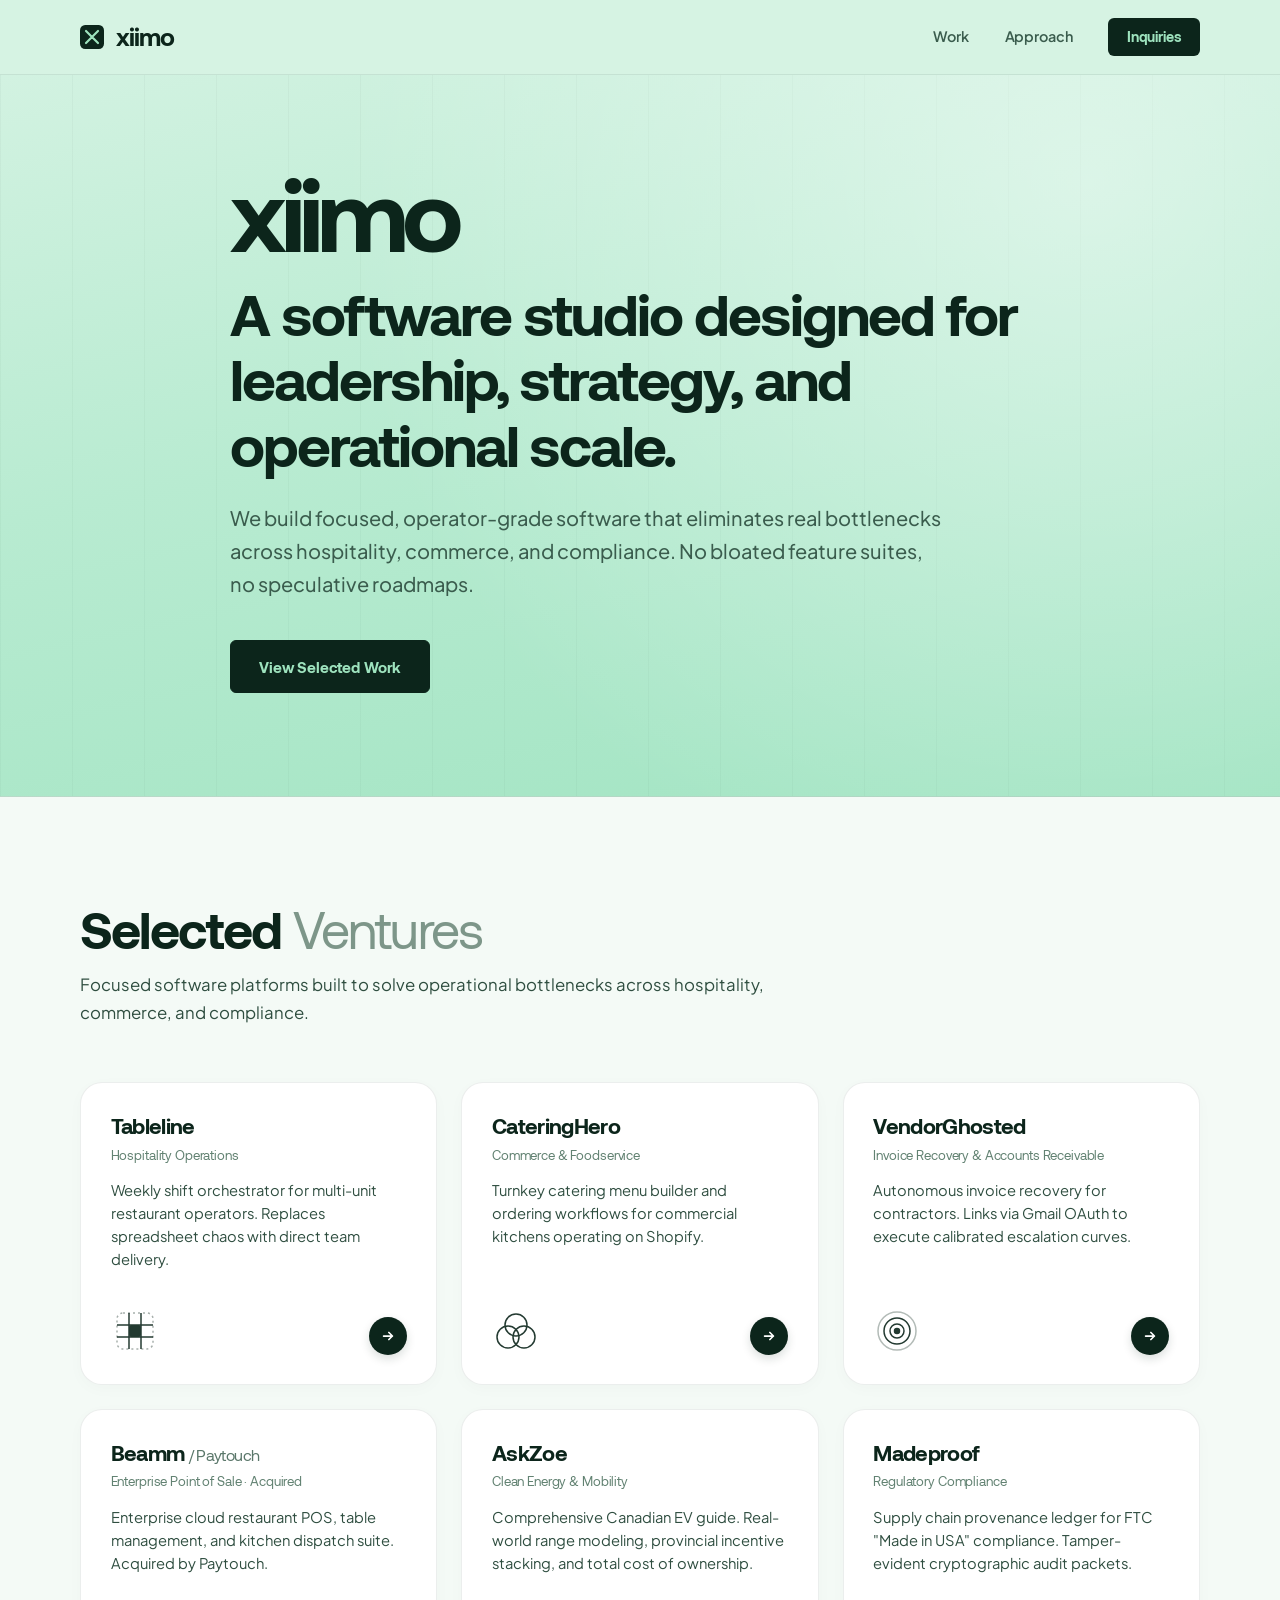
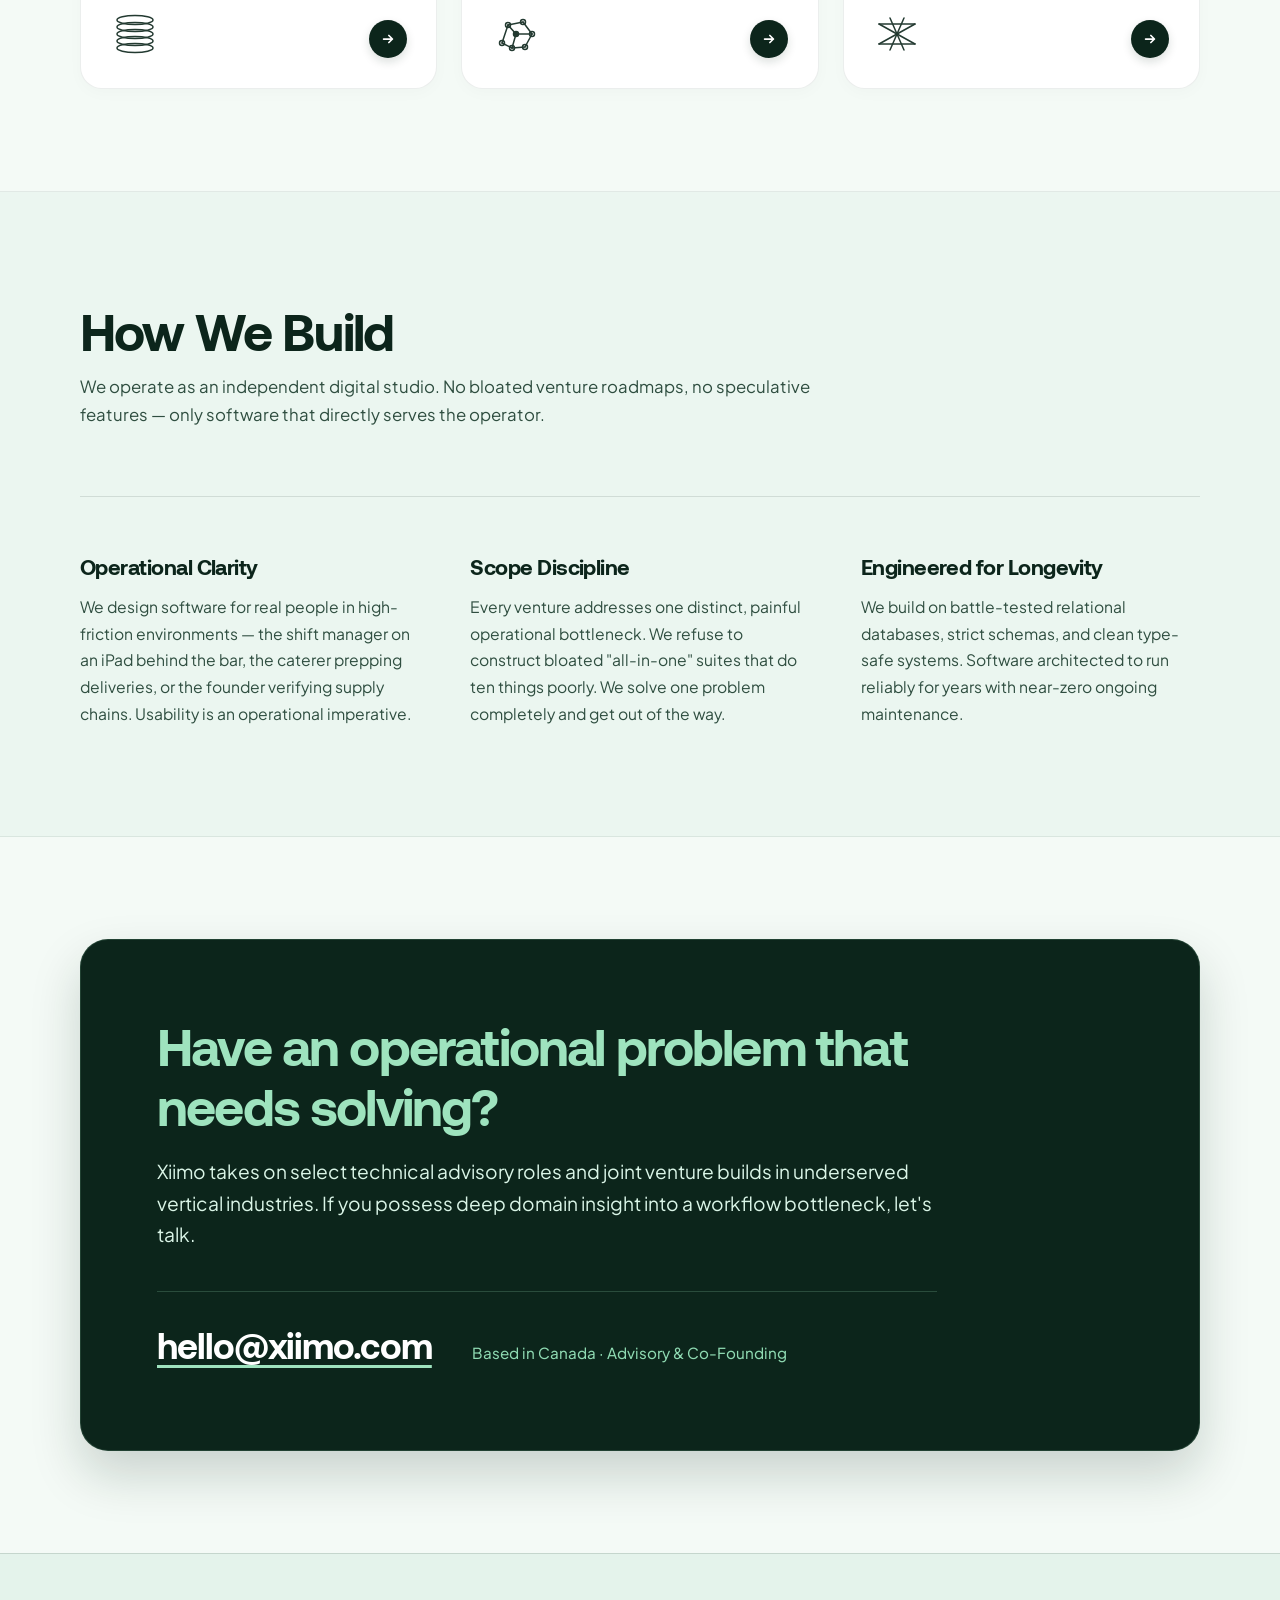
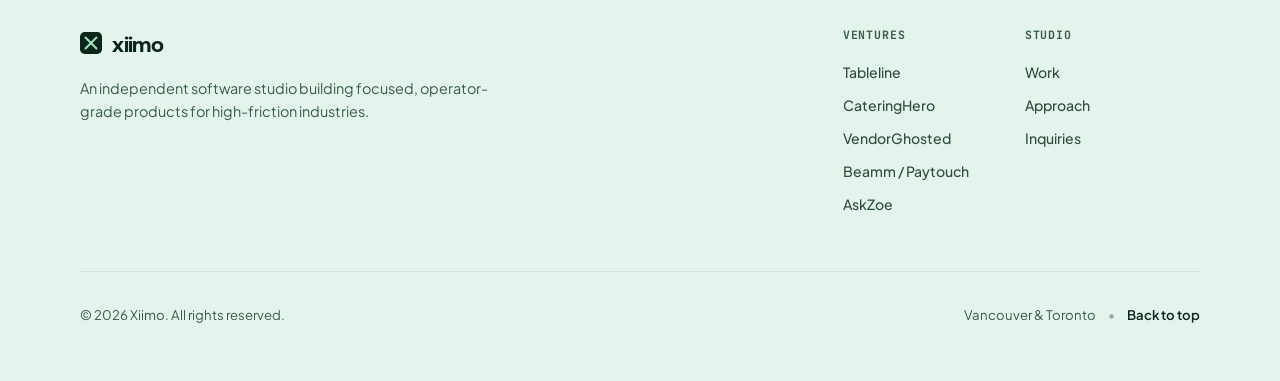
<file: index.html>
<!DOCTYPE html>
<html lang="en">
<head>
  <meta charset="UTF-8" />
  <meta name="viewport" content="width=device-width, initial-scale=1.0" />
  <title>Xiimo — Software Studio for Strategy, Operations &amp; Scale</title>
  <meta name="description" content="Xiimo is a modern software studio built around clarity, trust, and long-term growth. We engineer focused, operator-grade products across hospitality, commerce, and compliance." />
  <meta name="author" content="Xiimo Studio" />
  <link rel="canonical" href="https://xiimo.com/" />

  <!-- Open Graph -->
  <meta property="og:type" content="website" />
  <meta property="og:url" content="https://xiimo.com/" />
  <meta property="og:title" content="Xiimo — Software Studio" />
  <meta property="og:description" content="A modern software studio built around clarity, trust, and long-term growth. Shipped ventures in hospitality, commerce, and compliance." />
  <meta property="og:image" content="https://xiimo.com/og-image.png" />
  <meta property="og:site_name" content="Xiimo" />

  <!-- Twitter Card -->
  <meta name="twitter:card" content="summary_large_image" />
  <meta name="twitter:title" content="Xiimo — Software Studio" />
  <meta name="twitter:description" content="A modern software studio built around clarity, trust, and long-term growth." />
  <meta name="twitter:image" content="https://xiimo.com/og-image.png" />

  <!-- Favicon -->
  <link rel="icon" type="image/svg+xml" href="/favicon.svg" />
  <link rel="alternate icon" href="/favicon.ico" />

  <!-- Self-Hosted Typography: Aeonik Preloads -->
  <link rel="preload" href="/fonts/Aeonik-Bold.woff2" as="font" type="font/woff2" crossorigin />
  <link rel="preload" href="/fonts/Aeonik-Regular.woff2" as="font" type="font/woff2" crossorigin />

  <!-- Typography: Plus Jakarta Sans (Body) + JetBrains Mono (Technical) -->
  <link rel="preconnect" href="https://fonts.googleapis.com" />
  <link rel="preconnect" href="https://fonts.gstatic.com" crossorigin />
  <link href="https://fonts.googleapis.com/css2?family=JetBrains+Mono:wght@400;500&family=Plus+Jakarta+Sans:wght@400;500;600;700&display=swap" rel="stylesheet" />

  <!-- Stylesheet -->
  <link rel="stylesheet" href="/style.css" />

  <!-- Structured Data (JSON-LD) for SEO -->
  <script type="application/ld+json">
  {
    "@context": "https://schema.org",
    "@graph": [
      {
        "@type": "Organization",
        "@id": "https://xiimo.com/#organization",
        "name": "Xiimo",
        "url": "https://xiimo.com/",
        "logo": "https://xiimo.com/favicon.svg",
        "email": "hello@xiimo.com",
        "description": "A modern software studio designed for leadership, strategy, and innovation-driven organizations.",
        "foundingLocation": "Canada"
      },
      {
        "@type": "WebSite",
        "@id": "https://xiimo.com/#website",
        "url": "https://xiimo.com/",
        "name": "Xiimo",
        "publisher": {
          "@id": "https://xiimo.com/#organization"
        }
      },
      {
        "@type": "ItemList",
        "name": "Shipped Products & Ventures",
        "itemListElement": [
          {
            "@type": "SoftwareApplication",
            "name": "Tableline",
            "url": "https://tableline.xiimo.com",
            "applicationCategory": "BusinessApplication",
            "description": "Staff scheduling and availability platform for restaurant operators."
          },
          {
            "@type": "SoftwareApplication",
            "name": "CateringHero",
            "url": "https://cateringhero.xiimo.com",
            "applicationCategory": "BusinessApplication",
            "description": "Catering menus and custom order workflows on Shopify."
          },
          {
            "@type": "SoftwareApplication",
            "name": "VendorGhosted",
            "url": "https://vendorghosted.com",
            "applicationCategory": "BusinessApplication",
            "description": "Automated invoice chasing via Gmail OAuth for independent contractors."
          },
          {
            "@type": "SoftwareApplication",
            "name": "Beamm / Paytouch",
            "url": "https://trynestor.com",
            "applicationCategory": "BusinessApplication",
            "description": "Cloud restaurant point of sale and hospitality management platform. Acquired."
          },
          {
            "@type": "SoftwareApplication",
            "name": "AskZoe",
            "url": "https://askzoe.ca",
            "applicationCategory": "UtilityApplication",
            "description": "National EV purchase, range, and incentive discovery guide for Canada, powered by Kord Mobility."
          },
          {
            "@type": "SoftwareApplication",
            "name": "Madeproof",
            "url": "https://xiimo.com/#ventures",
            "applicationCategory": "BusinessApplication",
            "description": "FTC Made in USA compliance and supply chain verification ledger."
          }
        ]
      }
    ]
  }
  </script>
</head>
<body>

  <!-- Navigation -->
  <header class="site-header" id="top">
    <div class="header-inner container">
      <a href="#top" class="brand" aria-label="Xiimo home">
        <span class="brand-monogram">
          <svg width="24" height="24" viewBox="0 0 28 28" fill="none">
            <rect width="28" height="28" rx="6" fill="#0c251b"/>
            <path d="M7 7L14 14M14 14L21 21M14 14L21 7M14 14L7 21" stroke="#9ee3be" stroke-width="2.5" stroke-linecap="round"/>
          </svg>
        </span>
        <span class="brand-wordmark">xiimo</span>
      </a>

      <nav class="desktop-nav" aria-label="Main Navigation">
        <a href="#ventures" class="nav-link">Work</a>
        <a href="#philosophy" class="nav-link">Approach</a>
        <a href="#inquiries" class="nav-cta">Inquiries</a>
      </nav>

      <button class="mobile-toggle" id="menuToggle" aria-label="Toggle navigation menu" aria-expanded="false" aria-controls="mobileDrawer">
        <span></span>
        <span></span>
      </button>
    </div>

    <!-- Mobile Drawer -->
    <div class="mobile-drawer" id="mobileDrawer" aria-hidden="true">
      <nav class="mobile-nav-links">
        <a href="#ventures" class="mobile-nav-item">Work</a>
        <a href="#philosophy" class="mobile-nav-item">Approach</a>
        <a href="#inquiries" class="mobile-nav-item">Inquiries</a>
      </nav>
      <div class="mobile-drawer-contact">
        <span class="label">Direct Inquiries</span>
        <a href="mailto:hello@xiimo.com" class="email">hello@xiimo.com</a>
      </div>
    </div>
  </header>

  <main id="main-content">

    <!-- Hero Showcase: Fresh Luminous Mint & Forest Green Editorial Canvas -->
    <section class="hero-canvas">
      <div class="container hero-container">
        
        <div class="hero-content">
          <div class="hero-brand-headline">
            <span class="studio-mark">xiimo</span>
          </div>

          <h1 class="hero-statement">
            A software studio designed for leadership, strategy, and operational scale.
          </h1>

          <p class="hero-subtext">
            We build focused, operator-grade software that eliminates real bottlenecks across hospitality, commerce, and compliance. No bloated feature suites, no speculative roadmaps.
          </p>

          <div class="hero-actions">
            <a href="#ventures" class="btn btn-dark">
              <span>View Selected Work</span>
            </a>
          </div>
        </div>

      </div>
    </section>

    <!-- Ventures Section (Tight 3x2 Grid Inspired by Modern Fintech / Web3 Portfolio) -->
    <section class="ventures-section" id="ventures" aria-labelledby="ventures-heading">
      <div class="container">

        <div class="lead-title-row">
          <div class="section-lead">
            <h2 id="ventures-heading" class="lead-title">
              <span class="title-bold">Selected</span> <span class="title-muted">Ventures</span>
            </h2>
            <p class="lead-desc">
              Focused software platforms built to solve operational bottlenecks across hospitality, commerce, and compliance.
            </p>
          </div>
        </div>

        <div class="ventures-grid">

          <!-- Tableline -->
          <article class="venture-card">
            <div class="venture-card-inner">
              <div class="venture-card-top">
                <h3 class="venture-name">Tableline</h3>
                <span class="venture-subtitle">Hospitality Operations</span>
              </div>
              <p class="venture-summary">
                Weekly shift orchestrator for multi-unit restaurant operators. Replaces spreadsheet chaos with direct team delivery.
              </p>
              <div class="venture-card-bottom">
                <div class="venture-geometric-mark" aria-hidden="true">
                  <svg width="48" height="48" viewBox="0 0 48 48" fill="none" stroke="#0c251b" stroke-width="1.5">
                    <rect x="6" y="6" width="36" height="36" rx="6" stroke-dasharray="2 3" opacity="0.4"/>
                    <line x1="6" y1="18" x2="42" y2="18"/>
                    <line x1="6" y1="30" x2="42" y2="30"/>
                    <line x1="18" y1="6" x2="18" y2="42"/>
                    <line x1="30" y1="6" x2="30" y2="42"/>
                    <rect x="18" y="18" width="12" height="12" rx="2" fill="#0c251b" stroke="none"/>
                  </svg>
                </div>
                <a href="https://tableline.xiimo.com" target="_blank" rel="noopener noreferrer" class="venture-action-btn" aria-label="Visit Tableline (opens in new tab)">
                  <svg width="14" height="14" viewBox="0 0 16 16" fill="none" stroke="currentColor" stroke-width="2" stroke-linecap="round" stroke-linejoin="round">
                    <path d="M3 8h10M9 4l4 4-4 4"/>
                  </svg>
                </a>
              </div>
            </div>
          </article>

          <!-- CateringHero -->
          <article class="venture-card">
            <div class="venture-card-inner">
              <div class="venture-card-top">
                <h3 class="venture-name">CateringHero</h3>
                <span class="venture-subtitle">Commerce &amp; Foodservice</span>
              </div>
              <p class="venture-summary">
                Turnkey catering menu builder and ordering workflows for commercial kitchens operating on Shopify.
              </p>
              <div class="venture-card-bottom">
                <div class="venture-geometric-mark" aria-hidden="true">
                  <svg width="48" height="48" viewBox="0 0 48 48" fill="none" stroke="#0c251b" stroke-width="1.5">
                    <circle cx="24" cy="18" r="11"/>
                    <circle cx="16" cy="30" r="11"/>
                    <circle cx="32" cy="30" r="11"/>
                  </svg>
                </div>
                <a href="https://cateringhero.xiimo.com" target="_blank" rel="noopener noreferrer" class="venture-action-btn" aria-label="Visit CateringHero (opens in new tab)">
                  <svg width="14" height="14" viewBox="0 0 16 16" fill="none" stroke="currentColor" stroke-width="2" stroke-linecap="round" stroke-linejoin="round">
                    <path d="M3 8h10M9 4l4 4-4 4"/>
                  </svg>
                </a>
              </div>
            </div>
          </article>

          <!-- VendorGhosted -->
          <article class="venture-card">
            <div class="venture-card-inner">
              <div class="venture-card-top">
                <h3 class="venture-name">VendorGhosted</h3>
                <span class="venture-subtitle">Invoice Recovery &amp; Accounts Receivable</span>
              </div>
              <p class="venture-summary">
                Autonomous invoice recovery for contractors. Links via Gmail OAuth to execute calibrated escalation curves.
              </p>
              <div class="venture-card-bottom">
                <div class="venture-geometric-mark" aria-hidden="true">
                  <svg width="48" height="48" viewBox="0 0 48 48" fill="none" stroke="#0c251b" stroke-width="1.5">
                    <circle cx="24" cy="24" r="19" stroke-opacity="0.35"/>
                    <circle cx="24" cy="24" r="13"/>
                    <circle cx="24" cy="24" r="7"/>
                    <circle cx="24" cy="24" r="2.5" fill="#0c251b"/>
                  </svg>
                </div>
                <a href="https://vendorghosted.com" target="_blank" rel="noopener noreferrer" class="venture-action-btn" aria-label="Visit VendorGhosted (opens in new tab)">
                  <svg width="14" height="14" viewBox="0 0 16 16" fill="none" stroke="currentColor" stroke-width="2" stroke-linecap="round" stroke-linejoin="round">
                    <path d="M3 8h10M9 4l4 4-4 4"/>
                  </svg>
                </a>
              </div>
            </div>
          </article>

          <!-- Beamm / Paytouch -->
          <article class="venture-card">
            <div class="venture-card-inner">
              <div class="venture-card-top">
                <h3 class="venture-name">Beamm <span class="venture-subname">/ Paytouch</span></h3>
                <span class="venture-subtitle">Enterprise Point of Sale &middot; Acquired</span>
              </div>
              <p class="venture-summary">
                Enterprise cloud restaurant POS, table management, and kitchen dispatch suite. Acquired by Paytouch.
              </p>
              <div class="venture-card-bottom">
                <div class="venture-geometric-mark" aria-hidden="true">
                  <svg width="48" height="48" viewBox="0 0 48 48" fill="none" stroke="#0c251b" stroke-width="1.5">
                    <ellipse cx="24" cy="10" rx="18" ry="4.5"/>
                    <ellipse cx="24" cy="17" rx="18" ry="4.5"/>
                    <ellipse cx="24" cy="24" rx="18" ry="4.5"/>
                    <ellipse cx="24" cy="31" rx="18" ry="4.5"/>
                    <ellipse cx="24" cy="38" rx="18" ry="4.5"/>
                  </svg>
                </div>
                <a href="https://trynestor.com" target="_blank" rel="noopener noreferrer" class="venture-action-btn" aria-label="Visit Paytouch archive (opens in new tab)">
                  <svg width="14" height="14" viewBox="0 0 16 16" fill="none" stroke="currentColor" stroke-width="2" stroke-linecap="round" stroke-linejoin="round">
                    <path d="M3 8h10M9 4l4 4-4 4"/>
                  </svg>
                </a>
              </div>
            </div>
          </article>

          <!-- AskZoe -->
          <article class="venture-card">
            <div class="venture-card-inner">
              <div class="venture-card-top">
                <h3 class="venture-name">AskZoe</h3>
                <span class="venture-subtitle">Clean Energy &amp; Mobility</span>
              </div>
              <p class="venture-summary">
                Comprehensive Canadian EV guide. Real-world range modeling, provincial incentive stacking, and total cost of ownership.
              </p>
              <div class="venture-card-bottom">
                <div class="venture-geometric-mark" aria-hidden="true">
                  <svg width="48" height="48" viewBox="0 0 48 48" fill="none" stroke="#0c251b" stroke-width="1.5" stroke-linecap="round" stroke-linejoin="round">
                    <circle cx="10" cy="33" r="2.5" fill="#ffffff" stroke="#0c251b" stroke-width="1.5"/>
                    <circle cx="16" cy="15" r="2.5" fill="#ffffff" stroke="#0c251b" stroke-width="1.5"/>
                    <circle cx="31" cy="12" r="2.5" fill="#ffffff" stroke="#0c251b" stroke-width="1.5"/>
                    <circle cx="40" cy="24" r="2.5" fill="#ffffff" stroke="#0c251b" stroke-width="1.5"/>
                    <circle cx="33" cy="37" r="2.5" fill="#ffffff" stroke="#0c251b" stroke-width="1.5"/>
                    <circle cx="20" cy="38" r="2.5" fill="#ffffff" stroke="#0c251b" stroke-width="1.5"/>
                    <circle cx="24" cy="24" r="2.5" fill="#0c251b"/>
                    <line x1="10" y1="33" x2="16" y2="15"/>
                    <line x1="16" y1="15" x2="31" y2="12"/>
                    <line x1="31" y1="12" x2="40" y2="24"/>
                    <line x1="40" y1="24" x2="33" y2="37"/>
                    <line x1="33" y1="37" x2="20" y2="38"/>
                    <line x1="20" y1="38" x2="10" y2="33"/>
                    <line x1="24" y1="24" x2="16" y2="15"/>
                    <line x1="24" y1="24" x2="40" y2="24"/>
                    <line x1="24" y1="24" x2="20" y2="38"/>
                  </svg>
                </div>
                <a href="https://askzoe.ca" target="_blank" rel="noopener noreferrer" class="venture-action-btn" aria-label="Visit AskZoe (opens in new tab)">
                  <svg width="14" height="14" viewBox="0 0 16 16" fill="none" stroke="currentColor" stroke-width="2" stroke-linecap="round" stroke-linejoin="round">
                    <path d="M3 8h10M9 4l4 4-4 4"/>
                  </svg>
                </a>
              </div>
            </div>
          </article>

          <!-- Madeproof -->
          <article class="venture-card">
            <div class="venture-card-inner">
              <div class="venture-card-top">
                <h3 class="venture-name">Madeproof</h3>
                <span class="venture-subtitle">Regulatory Compliance</span>
              </div>
              <p class="venture-summary">
                Supply chain provenance ledger for FTC "Made in USA" compliance. Tamper-evident cryptographic audit packets.
              </p>
              <div class="venture-card-bottom">
                <div class="venture-geometric-mark" aria-hidden="true">
                  <svg width="48" height="48" viewBox="0 0 48 48" fill="none" stroke="#0c251b" stroke-width="1.5" stroke-linecap="round" stroke-linejoin="round">
                    <line x1="6" y1="14" x2="42" y2="14"/>
                    <line x1="6" y1="34" x2="42" y2="34"/>
                    <line x1="6" y1="14" x2="42" y2="34"/>
                    <line x1="6" y1="34" x2="42" y2="14"/>
                    <line x1="17" y1="8" x2="31" y2="40"/>
                    <line x1="31" y1="8" x2="17" y2="40"/>
                  </svg>
                </div>
                <a href="#inquiries" class="venture-action-btn" aria-label="Inquire about Madeproof private deployment">
                  <svg width="14" height="14" viewBox="0 0 16 16" fill="none" stroke="currentColor" stroke-width="2" stroke-linecap="round" stroke-linejoin="round">
                    <path d="M3 8h10M9 4l4 4-4 4"/>
                  </svg>
                </a>
              </div>
            </div>
          </article>

        </div>

      </div>
    </section>

    <!-- Studio Philosophy -->
    <section class="philosophy-section" id="philosophy" aria-labelledby="philosophy-heading">
      <div class="container">

        <div class="section-lead">
          <h2 id="philosophy-heading" class="lead-title">How We Build</h2>
          <p class="lead-desc">
            We operate as an independent digital studio. No bloated venture roadmaps, no speculative features — only software that directly serves the operator.
          </p>
        </div>

        <div class="principles-grid">
          
          <div class="principle-box">
            <h3 class="principle-title">Operational Clarity</h3>
            <p class="principle-text">
              We design software for real people in high-friction environments — the shift manager on an iPad behind the bar, the caterer prepping deliveries, or the founder verifying supply chains. Usability is an operational imperative.
            </p>
          </div>

          <div class="principle-box">
            <h3 class="principle-title">Scope Discipline</h3>
            <p class="principle-text">
              Every venture addresses one distinct, painful operational bottleneck. We refuse to construct bloated "all-in-one" suites that do ten things poorly. We solve one problem completely and get out of the way.
            </p>
          </div>

          <div class="principle-box">
            <h3 class="principle-title">Engineered for Longevity</h3>
            <p class="principle-text">
              We build on battle-tested relational databases, strict schemas, and clean type-safe systems. Software architected to run reliably for years with near-zero ongoing maintenance.
            </p>
          </div>

        </div>

      </div>
    </section>

    <!-- Inquiries Statement (Deep Forest Green Inverted Statement) -->
    <section class="inquiries-section" id="inquiries" aria-labelledby="inquiries-heading">
      <div class="container">

        <div class="inquiries-card">
          <div class="inquiries-content">
            <h2 id="inquiries-heading" class="inquiries-title">
              Have an operational problem that needs solving?
            </h2>
            <p class="inquiries-desc">
              Xiimo takes on select technical advisory roles and joint venture builds in underserved vertical industries. If you possess deep domain insight into a workflow bottleneck, let's talk.
            </p>
            <div class="inquiries-contact-row">
              <a href="mailto:hello@xiimo.com" class="inquiries-email-link">hello@xiimo.com</a>
              <span class="inquiries-location-note">Based in Canada &middot; Advisory &amp; Co-Founding</span>
            </div>
          </div>
        </div>

      </div>
    </section>

  </main>

  <!-- Footer -->
  <footer class="site-footer">
    <div class="container footer-content">
      
      <div class="footer-left">
        <div class="footer-brand">
          <svg width="22" height="22" viewBox="0 0 28 28" fill="none" aria-hidden="true">
            <rect width="28" height="28" rx="6" fill="#0c251b"/>
            <path d="M7 7L14 14M14 14L21 21M14 14L21 7M14 14L7 21" stroke="#9ee3be" stroke-width="2.5" stroke-linecap="round"/>
          </svg>
          <span class="brand-text">xiimo</span>
        </div>
        <p class="footer-blurb">
          An independent software studio building focused, operator-grade products for high-friction industries.
        </p>
      </div>

      <div class="footer-nav-group">
        <div class="footer-col">
          <span class="col-head">Ventures</span>
          <a href="https://tableline.xiimo.com" target="_blank" rel="noopener">Tableline</a>
          <a href="https://cateringhero.xiimo.com" target="_blank" rel="noopener">CateringHero</a>
          <a href="https://vendorghosted.com" target="_blank" rel="noopener">VendorGhosted</a>
          <a href="https://trynestor.com" target="_blank" rel="noopener">Beamm / Paytouch</a>
          <a href="https://askzoe.ca" target="_blank" rel="noopener">AskZoe</a>
        </div>

        <div class="footer-col">
          <span class="col-head">Studio</span>
          <a href="#ventures">Work</a>
          <a href="#philosophy">Approach</a>
          <a href="#inquiries">Inquiries</a>
        </div>
      </div>

      <div class="footer-sub-bar">
        <div class="copy-text">
          &copy; <span id="currentYear">2026</span> Xiimo. All rights reserved.
        </div>
        <div class="infra-text">
          <span>Vancouver &amp; Toronto</span>
          <span class="bullet">&bull;</span>
          <a href="#top" class="top-anchor">Back to top</a>
        </div>
      </div>

    </div>
  </footer>

  <script src="/app.js"></script>
</body>
</html>
</file>
<file: style.css>
/* ==========================================================================
   XIIMO — Modern Software Studio
   Brand Identity: Fresh Luminous Mint (#9ee3be / #bdecd4) & Deep Forest Racing Green (#0c251b)
   Clean, restrained editorial layout. Zero AI pills, zero speculative tags.
   ========================================================================== */

/* ==========================================================================
   Typography — Self-Hosted Aeonik Display Font
   ========================================================================== */
@font-face {
  font-family: 'Aeonik';
  src: url('/fonts/Aeonik-Regular.woff2') format('woff2');
  font-weight: 400 500;
  font-style: normal;
  font-display: swap;
}

@font-face {
  font-family: 'Aeonik';
  src: url('/fonts/Aeonik-Bold.woff2') format('woff2');
  font-weight: 600 900;
  font-style: normal;
  font-display: swap;
}

:root {
  /* Core Color System */
  --c-mint-hero: #bfead4;
  --c-mint-surface: #d8f3e5;
  --c-mint-accent: #9ee3be;
  --c-mint-light: #eef9f3;
  --c-mint-border: #8fdab2;

  --c-forest-deep: #0c251b;
  --c-forest-dark: #123326;
  --c-forest-surface: #183e2f;
  --c-forest-muted: #3a5c4d;
  --c-forest-subtle: #5f8072;

  --c-bg-page: #f4faf6;
  --c-bg-card: #ffffff;
  --c-bg-card-alt: #ebf6f0;

  --c-text-primary: #0c251b;
  --c-text-secondary: #2f4e40;
  --c-text-muted: #5a776a;
  --c-border-subtle: rgba(12, 37, 27, 0.08);
  --c-border-medium: rgba(12, 37, 27, 0.14);

  /* Typography */
  --font-brand: 'Aeonik', -apple-system, BlinkMacSystemFont, 'Segoe UI', Roboto, sans-serif;
  --font-sans: 'Plus Jakarta Sans', -apple-system, BlinkMacSystemFont, 'Segoe UI', Roboto, sans-serif;
  --font-mono: 'JetBrains Mono', SFMono-Regular, Menlo, Monaco, monospace;

  /* Layout Tokens */
  --container-max: 1200px;
  --container-pad: clamp(1.25rem, 4vw, 2.5rem);
  --radius-xs: 3px;
  --radius-sm: 6px;
  --radius-md: 12px;
  --radius-lg: 18px;
  --transition-fast: 150ms cubic-bezier(0.16, 1, 0.3, 1);
  --transition-base: 240ms cubic-bezier(0.16, 1, 0.3, 1);
}

/* Reset & Basics */
*, *::before, *::after {
  box-sizing: border-box;
  margin: 0;
  padding: 0;
}

html {
  scroll-behavior: smooth;
  font-size: 16px;
  background-color: var(--c-bg-page);
  color: var(--c-text-primary);
  font-family: var(--font-sans);
  -webkit-font-smoothing: antialiased;
  -moz-osx-font-smoothing: grayscale;
  text-rendering: optimizeLegibility;
}

body {
  background-color: var(--c-bg-page);
  color: var(--c-text-primary);
  line-height: 1.6;
  min-height: 100vh;
}

img, svg {
  display: block;
  max-width: 100%;
}

a {
  color: inherit;
  text-decoration: none;
  transition: color var(--transition-fast), border-color var(--transition-fast);
}

button {
  font-family: inherit;
  background: none;
  border: none;
  cursor: pointer;
}

.container {
  width: 100%;
  max-width: var(--container-max);
  margin-inline: auto;
  padding-inline: var(--container-pad);
}

:focus-visible {
  outline: 2px solid var(--c-forest-deep);
  outline-offset: 3px;
}

/* ==========================================================================
   Navigation Header
   ========================================================================== */
.site-header {
  position: sticky;
  top: 0;
  z-index: 100;
  background-color: rgba(210, 242, 225, 0.88);
  backdrop-filter: blur(12px);
  -webkit-backdrop-filter: blur(12px);
  border-bottom: 1px solid var(--c-border-subtle);
  transition: background-color var(--transition-base), border-color var(--transition-base);
}

.header-inner {
  display: flex;
  align-items: center;
  justify-content: space-between;
  height: 74px;
}

.brand {
  display: inline-flex;
  align-items: center;
  gap: 0.75rem;
}

.brand-monogram {
  display: flex;
  align-items: center;
}

.brand-wordmark {
  font-family: var(--font-brand);
  font-size: 1.55rem;
  font-weight: 800;
  letter-spacing: -0.04em;
  color: var(--c-forest-deep);
}

.desktop-nav {
  display: flex;
  align-items: center;
  gap: 2.25rem;
}

.nav-link {
  font-size: 0.9rem;
  font-weight: 600;
  color: var(--c-forest-muted);
  letter-spacing: -0.01em;
  transition: color var(--transition-fast);
}

.nav-link:hover {
  color: var(--c-forest-deep);
}

.nav-cta {
  font-family: var(--font-brand);
  font-size: 0.875rem;
  font-weight: 700;
  color: var(--c-mint-accent);
  background-color: var(--c-forest-deep);
  padding: 0.5rem 1.15rem;
  border-radius: var(--radius-sm);
  letter-spacing: -0.01em;
  transition: background-color var(--transition-fast), transform var(--transition-fast);
}

.nav-cta:hover {
  background-color: var(--c-forest-dark);
  transform: translateY(-1px);
}

.mobile-toggle {
  display: none;
  flex-direction: column;
  gap: 6px;
  width: 32px;
  height: 32px;
  justify-content: center;
  align-items: flex-end;
}

.mobile-toggle span {
  display: block;
  height: 2.5px;
  width: 22px;
  background-color: var(--c-forest-deep);
  border-radius: 2px;
  transition: transform var(--transition-fast), width var(--transition-fast);
}

.mobile-toggle span:last-child {
  width: 15px;
}

.mobile-drawer {
  display: none;
  background-color: var(--c-bg-card);
  border-bottom: 1px solid var(--c-border-medium);
  padding: 1.5rem var(--container-pad) 2rem;
}

.mobile-drawer.is-open {
  display: block;
}

.mobile-nav-links {
  display: flex;
  flex-direction: column;
  gap: 1.25rem;
  margin-bottom: 1.75rem;
}

.mobile-nav-item {
  font-family: var(--font-brand);
  font-size: 1.25rem;
  font-weight: 700;
  color: var(--c-forest-deep);
}

.mobile-drawer-contact {
  padding-top: 1.25rem;
  border-top: 1px solid var(--c-border-subtle);
  display: flex;
  flex-direction: column;
  gap: 0.25rem;
}

.mobile-drawer-contact .label {
  font-size: 0.72rem;
  font-family: var(--font-mono);
  text-transform: uppercase;
  color: var(--c-text-muted);
}

.mobile-drawer-contact .email {
  font-size: 1rem;
  font-weight: 700;
  color: var(--c-forest-deep);
}

/* ==========================================================================
   Hero Canvas: Luminous Mint & Forest Green
   ========================================================================== */
.hero-canvas {
  background: linear-gradient(168deg, #d2f2e1 0%, #b8ebd1 45%, #a1e4c2 100%);
  border-bottom: 1px solid rgba(12, 37, 27, 0.12);
  padding-top: clamp(3.5rem, 7vw, 6rem);
  padding-bottom: clamp(4rem, 8vw, 6.5rem);
  position: relative;
  overflow: hidden;
}

.hero-canvas::after {
  content: "";
  position: absolute;
  inset: 0;
  background-image: 
    radial-gradient(circle at 85% 15%, rgba(255, 255, 255, 0.45) 0%, transparent 60%),
    linear-gradient(to right, rgba(12, 37, 27, 0.03) 1px, transparent 1px);
  background-size: 100% 100%, 72px 72px;
  pointer-events: none;
}

.hero-container {
  display: flex;
  flex-direction: column;
  align-items: flex-start;
  max-width: 900px;
  position: relative;
  z-index: 2;
}

.hero-content {
  display: flex;
  flex-direction: column;
  align-items: flex-start;
  width: 100%;
}

.hero-brand-headline {
  margin-bottom: 1.5rem;
}

.studio-mark {
  font-family: var(--font-brand);
  font-size: clamp(3.5rem, 8vw, 6.5rem);
  font-weight: 900;
  letter-spacing: -0.06em;
  line-height: 0.9;
  color: var(--c-forest-deep);
  display: block;
}

.hero-statement {
  font-family: var(--font-brand);
  font-size: clamp(2.25rem, 4.8vw, 3.65rem);
  font-weight: 800;
  line-height: 1.12;
  letter-spacing: -0.035em;
  color: var(--c-forest-deep);
  margin-bottom: 1.5rem;
  max-width: 860px;
}

.hero-subtext {
  font-size: clamp(1.05rem, 1.8vw, 1.25rem);
  color: var(--c-forest-muted);
  line-height: 1.65;
  max-width: 720px;
  margin-bottom: 2.5rem;
  font-weight: 450;
}

.hero-actions {
  display: flex;
  flex-wrap: wrap;
  gap: 1rem;
  align-items: center;
}

.btn {
  display: inline-flex;
  align-items: center;
  justify-content: center;
  gap: 0.6rem;
  padding: 0.85rem 1.75rem;
  font-family: var(--font-brand);
  font-size: 0.95rem;
  font-weight: 700;
  border-radius: var(--radius-sm);
  letter-spacing: -0.01em;
  transition: all var(--transition-fast);
}

.btn-dark {
  background-color: var(--c-forest-deep);
  color: var(--c-mint-accent);
  border: 1px solid var(--c-forest-deep);
}

.btn-dark:hover {
  background-color: var(--c-forest-dark);
  transform: translateY(-1px);
  box-shadow: 0 8px 20px rgba(12, 37, 27, 0.15);
}

.btn-ghost-dark {
  background-color: transparent;
  color: var(--c-forest-deep);
  border: 1.5px solid var(--c-forest-deep);
}

.btn-ghost-dark:hover {
  background-color: rgba(12, 37, 27, 0.08);
}

/* ==========================================================================
   Section Lead Typography (Clean, confident, zero numbered prefix)
   ========================================================================== */
.lead-title-row {
  margin-bottom: clamp(2rem, 4vw, 3.25rem);
}

.section-lead {
  max-width: 740px;
  margin-bottom: clamp(2.5rem, 5vw, 3.5rem);
}

.lead-title {
  font-family: var(--font-brand);
  font-size: clamp(2.25rem, 4.5vw, 3.25rem);
  font-weight: 800;
  letter-spacing: -0.035em;
  line-height: 1.15;
  color: var(--c-forest-deep);
  margin-bottom: 0.75rem;
}

.lead-title .title-bold {
  color: var(--c-forest-deep);
  font-weight: 800;
}

.lead-title .title-muted {
  color: #7d9689;
  font-weight: 400;
}

.lead-desc {
  font-size: 1.05rem;
  color: var(--c-text-secondary);
  line-height: 1.65;
}

/* ==========================================================================
   Selected Work (Tight 3x2 Grid Inspired by Modern Fintech / Web3 Portfolio)
   ========================================================================== */
.ventures-section {
  padding-block: clamp(4.5rem, 8vw, 6.5rem);
  background-color: var(--c-bg-page);
  border-bottom: 1px solid var(--c-border-subtle);
}

.ventures-grid {
  display: grid;
  grid-template-columns: repeat(3, 1fr);
  gap: 1.5rem;
}

@media (max-width: 1024px) {
  .ventures-grid {
    grid-template-columns: repeat(2, 1fr);
  }
}

@media (max-width: 640px) {
  .ventures-grid {
    grid-template-columns: 1fr;
  }
}

.venture-card {
  background-color: #ffffff;
  border: 1px solid rgba(12, 37, 27, 0.08);
  border-radius: 22px;
  padding: clamp(1.5rem, 2.5vw, 1.85rem);
  box-shadow: 0 4px 16px rgba(12, 37, 27, 0.025);
  transition: transform var(--transition-fast), box-shadow var(--transition-fast), border-color var(--transition-fast);
  display: flex;
  flex-direction: column;
}

.venture-card:hover {
  transform: translateY(-3px);
  box-shadow: 0 16px 36px rgba(12, 37, 27, 0.08);
  border-color: rgba(12, 37, 27, 0.2);
}

.venture-card-inner {
  display: flex;
  flex-direction: column;
  height: 100%;
}

.venture-card-top {
  margin-bottom: 0.85rem;
}

.venture-name {
  font-family: var(--font-brand);
  font-size: 1.35rem;
  font-weight: 800;
  letter-spacing: -0.03em;
  color: var(--c-forest-deep);
  line-height: 1.2;
  margin-bottom: 0.35rem;
}

.venture-subname {
  font-size: 1rem;
  font-weight: 500;
  color: var(--c-text-muted);
}

.venture-subtitle {
  display: block;
  font-family: var(--font-brand);
  font-size: 0.825rem;
  font-weight: 500;
  color: #628272;
  letter-spacing: -0.01em;
}

.venture-summary {
  font-size: 0.92rem;
  color: var(--c-text-secondary);
  line-height: 1.55;
  margin-bottom: 1.5rem;
  font-weight: 400;
}

.venture-card-bottom {
  margin-top: auto;
  display: flex;
  align-items: flex-end;
  justify-content: space-between;
  padding-top: 0.75rem;
}

.venture-geometric-mark {
  display: flex;
  align-items: center;
  justify-content: center;
  color: var(--c-forest-deep);
  opacity: 0.9;
}

.venture-action-btn {
  width: 38px;
  height: 38px;
  border-radius: 50%;
  background-color: var(--c-forest-deep);
  color: #ffffff;
  display: flex;
  align-items: center;
  justify-content: center;
  text-decoration: none;
  transition: transform 0.2s cubic-bezier(0.16, 1, 0.3, 1), background-color 0.2s ease, color 0.2s ease;
  flex-shrink: 0;
  box-shadow: 0 4px 10px rgba(12, 37, 27, 0.15);
}

.venture-action-btn svg {
  transition: transform 0.2s cubic-bezier(0.16, 1, 0.3, 1);
}

.venture-action-btn:hover {
  background-color: #174230;
  color: #9ee3be;
  transform: scale(1.08);
}

.venture-action-btn:hover svg {
  transform: translateX(1.5px);
}

/* ==========================================================================
   Philosophy / Approach Section (Editorial Typographic Layout, Zero Drop-Shadow Boxes)
   ========================================================================== */
.philosophy-section {
  padding-block: clamp(5rem, 8.5vw, 7.5rem);
  background-color: #ebf6f0;
  border-bottom: 1px solid var(--c-border-subtle);
}

.philosophy-section .section-lead {
  margin-bottom: clamp(3rem, 5.5vw, 4.25rem);
}

.principles-grid {
  display: grid;
  grid-template-columns: repeat(3, 1fr);
  gap: clamp(2rem, 4vw, 3.5rem);
  border-top: 1px solid rgba(12, 37, 27, 0.12);
  padding-top: clamp(2.5rem, 4.5vw, 3.5rem);
}

@media (max-width: 860px) {
  .principles-grid {
    grid-template-columns: 1fr;
    gap: 2.25rem;
  }
}

.principle-box {
  background: transparent;
  border: none;
  border-radius: 0;
  padding: 0;
  box-shadow: none;
}

.principle-title {
  font-family: var(--font-brand);
  font-size: 1.35rem;
  font-weight: 800;
  letter-spacing: -0.025em;
  color: var(--c-forest-deep);
  margin-bottom: 0.85rem;
  line-height: 1.25;
}

.principle-text {
  font-size: 0.98rem;
  color: var(--c-text-secondary);
  line-height: 1.7;
}

/* ==========================================================================
   Inquiries Section (Understated, Confident Editorial Statement)
   ========================================================================== */
.inquiries-section {
  padding-block: clamp(4.5rem, 8vw, 7.5rem);
  background-color: var(--c-bg-page);
}

.inquiries-card {
  background-color: var(--c-forest-deep);
  color: #ffffff;
  border-radius: 28px;
  padding: clamp(3rem, 6vw, 4.75rem);
  box-shadow: 0 24px 50px rgba(12, 37, 27, 0.18);
  border: 1px solid rgba(158, 227, 190, 0.15);
}

.inquiries-content {
  max-width: 780px;
}

.inquiries-title {
  font-family: var(--font-brand);
  font-size: clamp(2.2rem, 4.2vw, 3.25rem);
  font-weight: 800;
  letter-spacing: -0.035em;
  line-height: 1.15;
  color: var(--c-mint-accent);
  margin-bottom: 1.25rem;
}

.inquiries-desc {
  font-size: clamp(1.05rem, 1.8vw, 1.2rem);
  color: #daf5e7;
  line-height: 1.65;
  margin-bottom: 2.5rem;
  font-weight: 400;
}

.inquiries-contact-row {
  display: flex;
  align-items: baseline;
  flex-wrap: wrap;
  gap: 1.5rem 2.5rem;
  padding-top: 1.5rem;
  border-top: 1px solid rgba(158, 227, 190, 0.2);
}

.inquiries-email-link {
  font-family: var(--font-brand);
  font-size: clamp(1.6rem, 3.2vw, 2.25rem);
  font-weight: 800;
  color: #ffffff;
  letter-spacing: -0.03em;
  text-decoration: underline;
  text-decoration-color: var(--c-mint-accent);
  text-underline-offset: 6px;
  transition: color var(--transition-fast), text-decoration-color var(--transition-fast);
}

.inquiries-email-link:hover {
  color: var(--c-mint-accent);
}

.inquiries-location-note {
  font-size: 0.95rem;
  color: var(--c-mint-border);
  font-weight: 450;
}

/* ==========================================================================
   Footer
   ========================================================================== */
.site-footer {
  padding-top: 4.5rem;
  padding-bottom: 3.5rem;
  background-color: #e4f3eb;
  border-top: 1px solid var(--c-border-medium);
}

.footer-content {
  display: grid;
  grid-template-columns: 2fr 1fr;
  gap: 3rem;
  row-gap: 3.5rem;
}

.footer-brand {
  display: flex;
  align-items: center;
  gap: 0.65rem;
  margin-bottom: 1rem;
}

.brand-text {
  font-family: var(--font-brand);
  font-size: 1.35rem;
  font-weight: 800;
  letter-spacing: -0.03em;
  color: var(--c-forest-deep);
}

.footer-blurb {
  font-size: 0.9rem;
  color: var(--c-forest-muted);
  line-height: 1.6;
  max-width: 440px;
}

.footer-nav-group {
  display: flex;
  gap: 3.5rem;
}

.footer-col {
  display: flex;
  flex-direction: column;
  gap: 0.65rem;
}

.col-head {
  font-family: var(--font-mono);
  font-size: 0.72rem;
  text-transform: uppercase;
  letter-spacing: 0.08em;
  color: var(--c-forest-muted);
  font-weight: 700;
  margin-bottom: 0.4rem;
}

.footer-col a {
  font-size: 0.88rem;
  color: var(--c-text-secondary);
  font-weight: 500;
}

.footer-col a:hover {
  color: var(--c-forest-deep);
}

.footer-sub-bar {
  grid-column: 1 / -1;
  padding-top: 2rem;
  border-top: 1px solid var(--c-border-subtle);
  display: flex;
  align-items: center;
  justify-content: space-between;
  font-size: 0.825rem;
  color: var(--c-forest-muted);
}

.infra-text {
  display: flex;
  align-items: center;
  gap: 0.75rem;
}

.bullet {
  opacity: 0.5;
}

.top-anchor {
  color: var(--c-forest-deep);
  font-weight: 600;
}

/* ==========================================================================
   Responsive Adaptations
   ========================================================================== */
@media (max-width: 1024px) {
  .hero-container {
    grid-template-columns: 1fr;
    gap: 3rem;
  }

  .principles-grid {
    grid-template-columns: 1fr;
  }
}

@media (max-width: 768px) {
  .desktop-nav {
    display: none;
  }

  .mobile-toggle {
    display: flex;
  }

  .footer-content {
    grid-template-columns: 1fr;
  }

  .footer-sub-bar {
    flex-direction: column;
    align-items: flex-start;
    gap: 1rem;
  }
}
</file>
